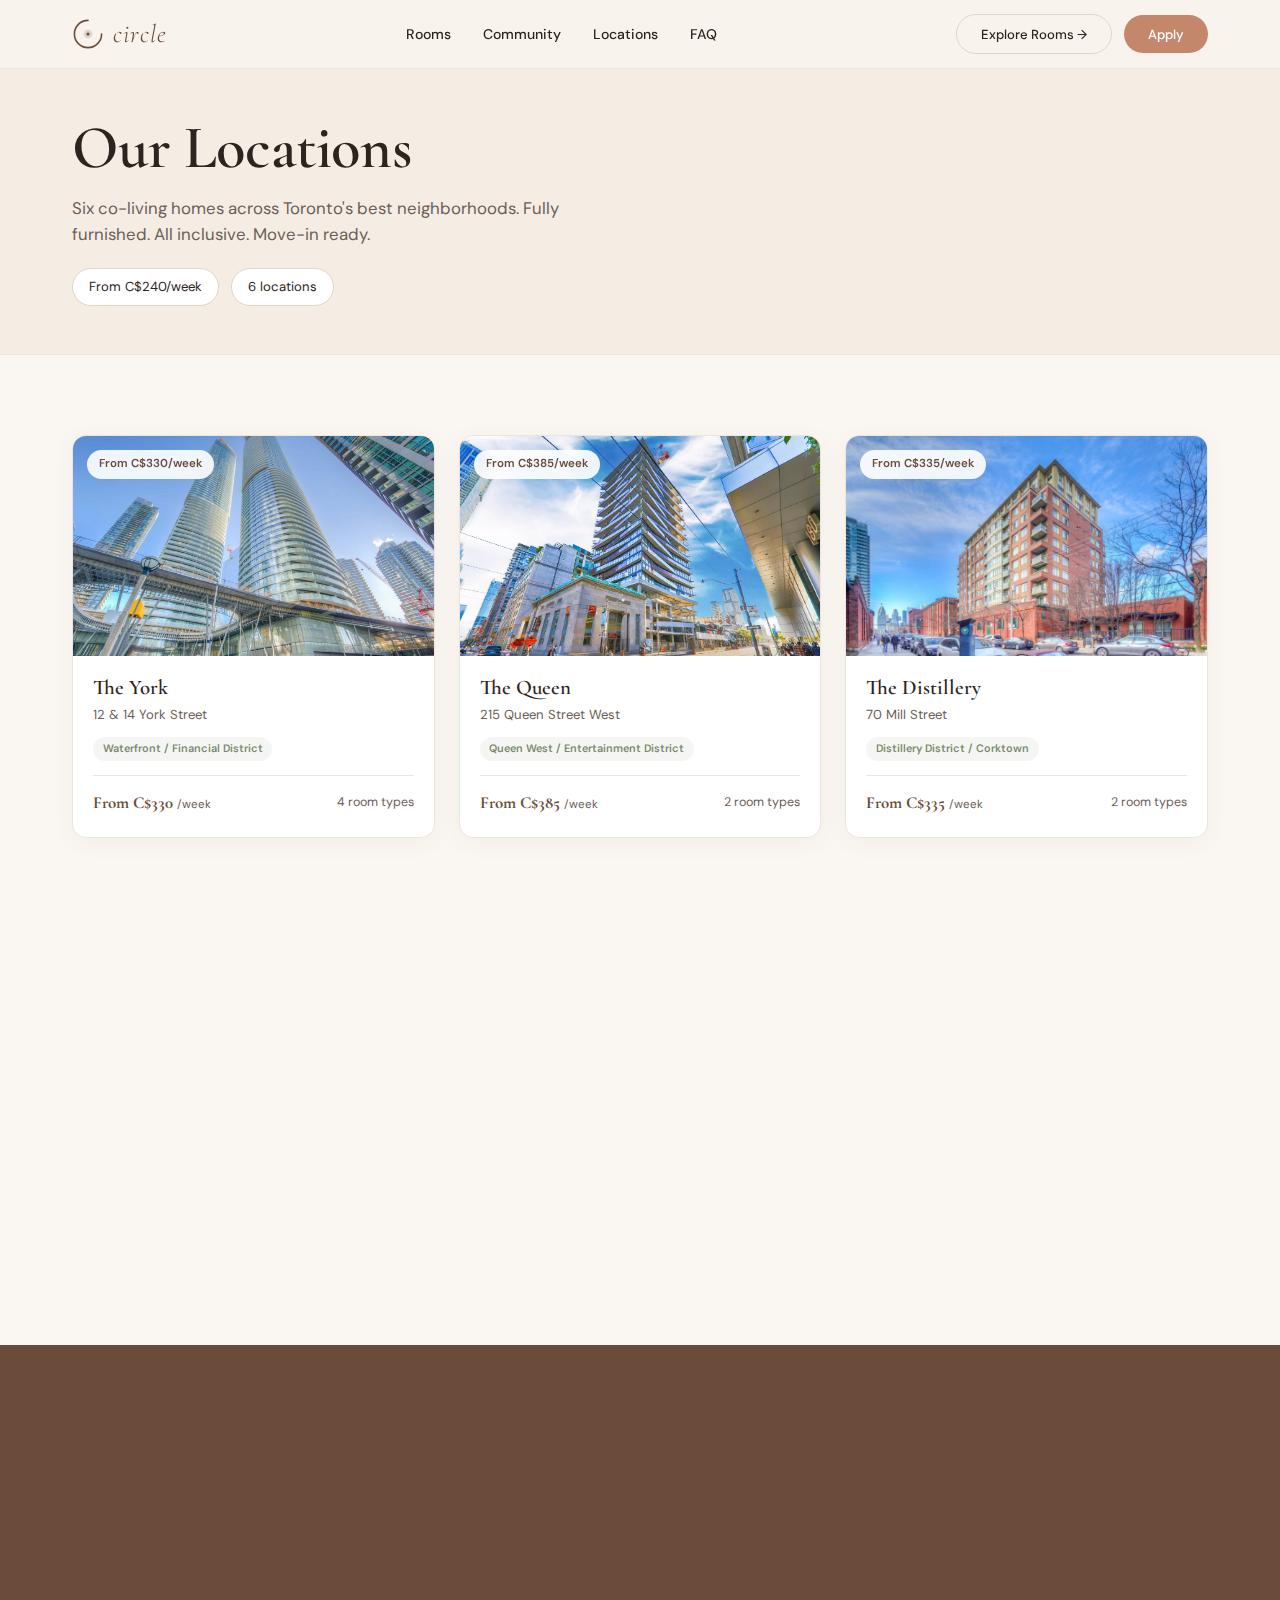
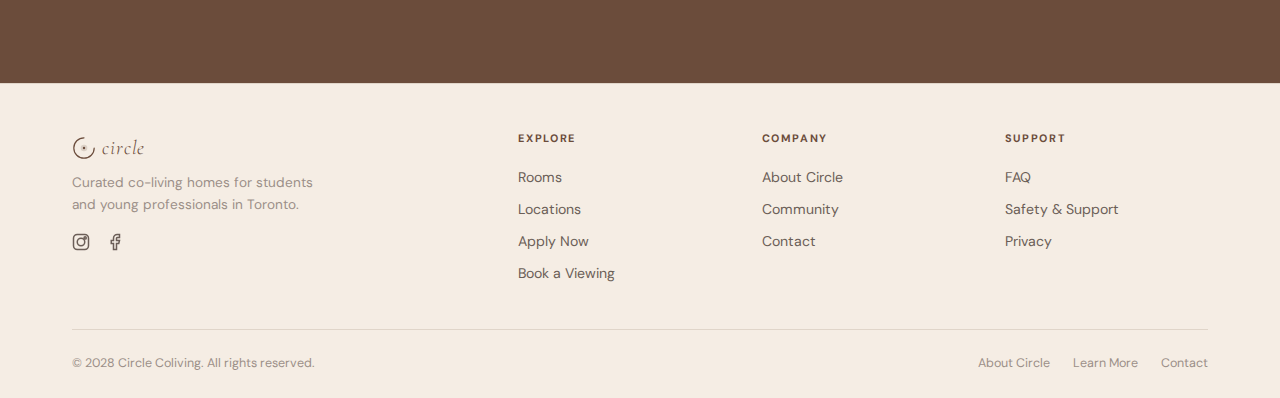
<file: locations.html>
<!DOCTYPE html>
<html lang="en">
<head>
  <meta charset="UTF-8">
  <meta name="viewport" content="width=device-width, initial-scale=1.0">
  <title>Rooms & Locations | Circle — Co-Living in Toronto</title>
  <meta name="description" content="Explore Circle's four co-living locations across Toronto's best neighborhoods. Fully furnished, all-inclusive.">
  <link rel="stylesheet" href="styles.css">
  <link rel="icon" type="image/svg+xml" href="data:image/svg+xml,<svg xmlns='http://www.w3.org/2000/svg' viewBox='0 0 100 100'><text y='.9em' font-size='90'>C</text></svg>">
</head>
<body>

  <!-- Navigation -->
  <nav class="nav">
    <div class="nav__inner">
      <a href="index.html" class="nav__logo"><svg class="nav__logo-icon" viewBox="0 0 40 40" fill="none" xmlns="http://www.w3.org/2000/svg"><path d="M20 3C10.6 3 3 10.6 3 20s7.6 17 17 17 17-7.6 17-17" stroke="currentColor" stroke-width="2" stroke-linecap="round"/><circle cx="20" cy="20" r="5.5" fill="currentColor" opacity="0.18"/><circle cx="20" cy="20" r="2" fill="currentColor"/></svg><span class="nav__logo-text">circle</span></a>
      <div class="nav__links">
        <a href="locations.html" class="nav__link">Rooms</a>
        <a href="index.html#community" class="nav__link">Community</a>
        <a href="locations.html" class="nav__link">Locations</a>
        <a href="index.html#faq" class="nav__link">FAQ</a>
      </div>
      <div class="nav__actions">
        <a href="locations.html" class="nav__cta nav__cta--outline">Explore Rooms &rarr;</a>
        <a href="#" class="nav__cta nav__cta--primary" data-modal="apply">Apply</a>
      </div>
      <button class="nav__hamburger" aria-label="Menu">
        <span></span><span></span><span></span>
      </button>
    </div>
    <div class="nav__mobile-menu">
      <a href="locations.html">Rooms</a>
      <a href="index.html#community">Community</a>
      <a href="locations.html">Locations</a>
      <a href="index.html#faq">FAQ</a>
      <a href="#" data-modal="tour">Book a Viewing</a>
      <a href="#" data-modal="apply">Apply</a>
    </div>
  </nav>

  <!-- Page Header -->
  <div class="page-header">
    <div class="container">
      <h1>Our Locations</h1>
      <p>Six co-living homes across Toronto's best neighborhoods. Fully furnished. All inclusive. Move-in ready.</p>
      <div class="page-header__meta">
        <span class="page-header__filter">From C$240/week</span>
        <span class="page-header__filter">6 locations</span>
      </div>
    </div>
  </div>

  <!-- Locations Grid -->
  <section class="section">
    <div class="container">
      <div class="locations-grid">
        <!-- The York -->
        <a href="property-york.html" class="location-card fade-in">
          <div class="location-card__image">
            <img src="building-york.jpg" alt="The York — Waterfront Toronto">
            <div class="location-card__badge">From C$330/week</div>
          </div>
          <div class="location-card__body">
            <h3 class="location-card__name">The York</h3>
            <p class="location-card__address">12 & 14 York Street</p>
            <span class="location-card__neighborhood">Waterfront / Financial District</span>
            <div class="location-card__footer">
              <span class="location-card__price">From C$330 <span>/week</span></span>
              <span class="location-card__rooms">4 room types</span>
            </div>
          </div>
        </a>
        <!-- The Queen -->
        <a href="property-queen.html" class="location-card fade-in">
          <div class="location-card__image">
            <img src="building-queen.webp" alt="The Queen — Queen West">
            <div class="location-card__badge">From C$385/week</div>
          </div>
          <div class="location-card__body">
            <h3 class="location-card__name">The Queen</h3>
            <p class="location-card__address">215 Queen Street West</p>
            <span class="location-card__neighborhood">Queen West / Entertainment District</span>
            <div class="location-card__footer">
              <span class="location-card__price">From C$385 <span>/week</span></span>
              <span class="location-card__rooms">2 room types</span>
            </div>
          </div>
        </a>
        <!-- The Distillery -->
        <a href="property-distillery.html" class="location-card fade-in">
          <div class="location-card__image">
            <img src="building-distillery.jpg" alt="The Distillery — Mill Street">
            <div class="location-card__badge">From C$335/week</div>
          </div>
          <div class="location-card__body">
            <h3 class="location-card__name">The Distillery</h3>
            <p class="location-card__address">70 Mill Street</p>
            <span class="location-card__neighborhood">Distillery District / Corktown</span>
            <div class="location-card__footer">
              <span class="location-card__price">From C$335 <span>/week</span></span>
              <span class="location-card__rooms">2 room types</span>
            </div>
          </div>
        </a>
        <!-- The Yonge -->
        <a href="property-yonge.html" class="location-card fade-in">
          <div class="location-card__image">
            <img src="building-yonge.jpg" alt="The Yonge — 197 Yonge Street">
            <div class="location-card__badge">From C$305/week</div>
          </div>
          <div class="location-card__body">
            <h3 class="location-card__name">The Yonge</h3>
            <p class="location-card__address">197 Yonge Street</p>
            <span class="location-card__neighborhood">Downtown Core / Eaton Centre</span>
            <div class="location-card__footer">
              <span class="location-card__price">From C$305 <span>/week</span></span>
              <span class="location-card__rooms">3 room types</span>
            </div>
          </div>
        </a>
        <!-- The Maddox -->
        <a href="property-maddox.html" class="location-card fade-in">
          <div class="location-card__image">
            <img src="building-maddox.jpg" alt="The Maddox — 201 Sherbourne Street">
            <div class="location-card__badge">From C$240/week</div>
          </div>
          <div class="location-card__body">
            <h3 class="location-card__name">The Maddox</h3>
            <p class="location-card__address">201 Sherbourne Street</p>
            <span class="location-card__neighborhood">Garden District / Cabbagetown</span>
            <div class="location-card__footer">
              <span class="location-card__price">From C$240 <span>/week</span></span>
              <span class="location-card__rooms">4 room types</span>
            </div>
          </div>
        </a>
        <!-- The Wellesley -->
        <a href="property-wellesley.html" class="location-card fade-in">
          <div class="location-card__image">
            <img src="building-wellesley.jpg" alt="The Wellesley — 100 Wellesley Street East">
            <div class="location-card__badge">From C$250/week</div>
          </div>
          <div class="location-card__body">
            <h3 class="location-card__name">The Wellesley</h3>
            <p class="location-card__address">100 Wellesley Street East</p>
            <span class="location-card__neighborhood">The Village / Church-Wellesley</span>
            <div class="location-card__footer">
              <span class="location-card__price">From C$250 <span>/week</span></span>
              <span class="location-card__rooms">3 room types</span>
            </div>
          </div>
        </a>
      </div>
    </div>
  </section>

  <!-- CTA -->
  <section class="cta-section">
    <div class="container">
      <div class="fade-in">
        <h2>Not sure which location is right for you?</h2>
        <p>Our team can help match you with the ideal room based on your preferences, budget, and lifestyle.</p>
        <div class="btn-group">
          <a href="#" class="btn btn--primary btn--lg" data-modal="apply">Start Your Application</a>
          <a href="#" class="btn btn--outline btn--lg" style="border-color: rgba(245,237,228,0.3); color: var(--cream);" data-modal="tour">Book a Viewing</a>
        </div>
      </div>
    </div>
  </section>

  <!-- Footer -->
  <footer class="footer">
    <div class="container">
      <div class="footer__grid">
        <div>
          <div class="footer__brand"><svg class="footer__brand-icon" viewBox="0 0 40 40" fill="none" xmlns="http://www.w3.org/2000/svg"><path d="M20 3C10.6 3 3 10.6 3 20s7.6 17 17 17 17-7.6 17-17" stroke="currentColor" stroke-width="2" stroke-linecap="round"/><circle cx="20" cy="20" r="5.5" fill="currentColor" opacity="0.18"/><circle cx="20" cy="20" r="2" fill="currentColor"/></svg><span class="footer__brand-text">circle</span></div>
          <p class="footer__tagline">Curated co-living homes for students and young professionals in Toronto.</p>
          <div class="footer__social">
            <a href="#">
              <svg width="18" height="18" viewBox="0 0 24 24" fill="none" stroke="currentColor" stroke-width="2"><rect x="2" y="2" width="20" height="20" rx="5"/><circle cx="12" cy="12" r="5"/><circle cx="17.5" cy="6.5" r="1.5"/></svg>
            </a>
            <a href="#">
              <svg width="18" height="18" viewBox="0 0 24 24" fill="none" stroke="currentColor" stroke-width="2"><path d="M18 2h-3a5 5 0 00-5 5v3H7v4h3v8h4v-8h3l1-4h-4V7a1 1 0 011-1h3z"/></svg>
            </a>
          </div>
        </div>
        <div>
          <h4 class="footer__heading">Explore</h4>
          <div class="footer__links">
            <a href="locations.html">Rooms</a>
            <a href="locations.html">Locations</a>
            <a href="#" data-modal="apply">Apply Now</a>
            <a href="#" data-modal="tour">Book a Viewing</a>
          </div>
        </div>
        <div>
          <h4 class="footer__heading">Company</h4>
          <div class="footer__links">
            <a href="about.html">About Circle</a>
            <a href="index.html#community">Community</a>
            <a href="mailto:hello@circle.co">Contact</a>
          </div>
        </div>
        <div>
          <h4 class="footer__heading">Support</h4>
          <div class="footer__links">
            <a href="index.html#faq">FAQ</a>
            <a href="terms.html">Safety &amp; Support</a>
            <a href="privacy.html">Privacy</a>
          </div>
        </div>
      </div>
      <div class="footer__bottom">
        <span>&copy; 2028 Circle Coliving. All rights reserved.</span>
        <div class="footer__legal">
          <a href="about.html">About Circle</a>
          <a href="terms.html">Learn More</a>
          <a href="mailto:hello@circle.co">Contact</a>
        </div>
      </div>
    </div>
  </footer>

  <!-- Tour Modal -->
  <div class="modal-overlay" id="tourModal">
    <div class="modal" style="position: relative;">
      <button class="modal__close" data-close-modal>&times;</button>
      <div class="modal__header">
        <h3 class="modal__title">Book a Viewing</h3>
        <p class="modal__subtitle">Visit one of our homes in person. We'll arrange a private walkthrough at your convenience.</p>
      </div>
      <div class="modal__body">
        <form onsubmit="handleTourForm(event)">
          <input type="hidden" name="_captcha" value="false">
          <div class="form-group">
            <label>Full Name</label>
            <input type="text" name="name" required placeholder="Your full name">
          </div>
          <div class="form-row">
            <div class="form-group">
              <label>Email</label>
              <input type="email" name="email" required placeholder="you@email.com">
            </div>
            <div class="form-group">
              <label>Phone</label>
              <input type="tel" name="phone" placeholder="+1 (___) ___-____">
            </div>
          </div>
          <div class="form-row">
            <div class="form-group">
              <label>Preferred Location</label>
              <select name="property">
                <option value="">Select a location</option>
                <option value="The York — Waterfront">The York — Waterfront</option>
                <option value="The Queen — Queen West">The Queen — Queen West</option>
                <option value="The Distillery — Mill St">The Distillery — Mill St</option>
                <option value="The Yonge — 197 Yonge">The Yonge — 197 Yonge</option>
                <option value="The Maddox — Sherbourne">The Maddox — Sherbourne</option>
                <option value="The Wellesley — Wellesley St">The Wellesley — Wellesley St</option>
              </select>
            </div>
            <div class="form-group">
              <label>Preferred Date</label>
              <input type="date" name="date">
            </div>
          </div>
          <div class="form-group">
            <label>Additional Notes</label>
            <textarea name="message" rows="3" placeholder="Anything we should know before your visit?"></textarea>
          </div>
          <button type="submit" class="btn btn--primary btn--full btn--lg">Request Viewing</button>
        </form>
      </div>
    </div>
  </div>

  <!-- Apply Modal -->
  <div class="modal-overlay" id="applyModal">
    <div class="modal" style="position: relative;">
      <button class="modal__close" data-close-modal>&times;</button>
      <div class="modal__header">
        <h3 class="modal__title">Apply for a Room</h3>
        <p class="modal__subtitle">Begin your application. Our team will follow up within 48 hours.</p>
      </div>
      <div class="modal__body">
        <form onsubmit="handleApplyForm(event)">
          <input type="hidden" name="_captcha" value="false">
          <div class="form-row">
            <div class="form-group">
              <label>First Name</label>
              <input type="text" name="firstName" required placeholder="First name">
            </div>
            <div class="form-group">
              <label>Last Name</label>
              <input type="text" name="lastName" required placeholder="Last name">
            </div>
          </div>
          <div class="form-row">
            <div class="form-group">
              <label>Email</label>
              <input type="email" name="email" required placeholder="you@email.com">
            </div>
            <div class="form-group">
              <label>Phone</label>
              <input type="tel" name="phone" placeholder="+1 (___) ___-____">
            </div>
          </div>
          <div class="form-row">
            <div class="form-group">
              <label>Preferred Location</label>
              <select name="property">
                <option value="">Select a location</option>
                <option value="The York — Waterfront">The York — Waterfront</option>
                <option value="The Queen — Queen West">The Queen — Queen West</option>
                <option value="The Distillery — Mill St">The Distillery — Mill St</option>
                <option value="The Yonge — 197 Yonge">The Yonge — 197 Yonge</option>
                <option value="The Maddox — Sherbourne">The Maddox — Sherbourne</option>
                <option value="The Wellesley — Wellesley St">The Wellesley — Wellesley St</option>
              </select>
            </div>
            <div class="form-group">
              <label>Room Type</label>
              <select name="roomType">
                <option value="">Select type</option>
                <option value="Private Basic">Private Basic</option>
                <option value="Deluxe Suite">Deluxe Suite</option>
                <option value="Flex Premium">Flex Premium</option>
                <option value="Master Suite">Master Suite</option>
              </select>
            </div>
          </div>
          <div class="form-row">
            <div class="form-group">
              <label>Move-in Date</label>
              <input type="date" name="moveIn">
            </div>
            <div class="form-group">
              <label>Anticipated Duration</label>
              <select name="duration">
                <option value="">Select duration</option>
                <option value="1-3 months">1 – 3 months</option>
                <option value="3-6 months">3 – 6 months</option>
                <option value="6-12 months">6 – 12 months</option>
                <option value="12+ months">12+ months</option>
              </select>
            </div>
          </div>
          <div class="form-group">
            <label>Tell Us About Yourself</label>
            <textarea name="message" rows="3" placeholder="A brief introduction — your school, program, why Toronto, etc."></textarea>
          </div>
          <button type="submit" class="btn btn--primary btn--full btn--lg">Submit Application</button>
        </form>
      </div>
    </div>
  </div>

  <script src="script.js"></script>
</body>
</html>
</file>
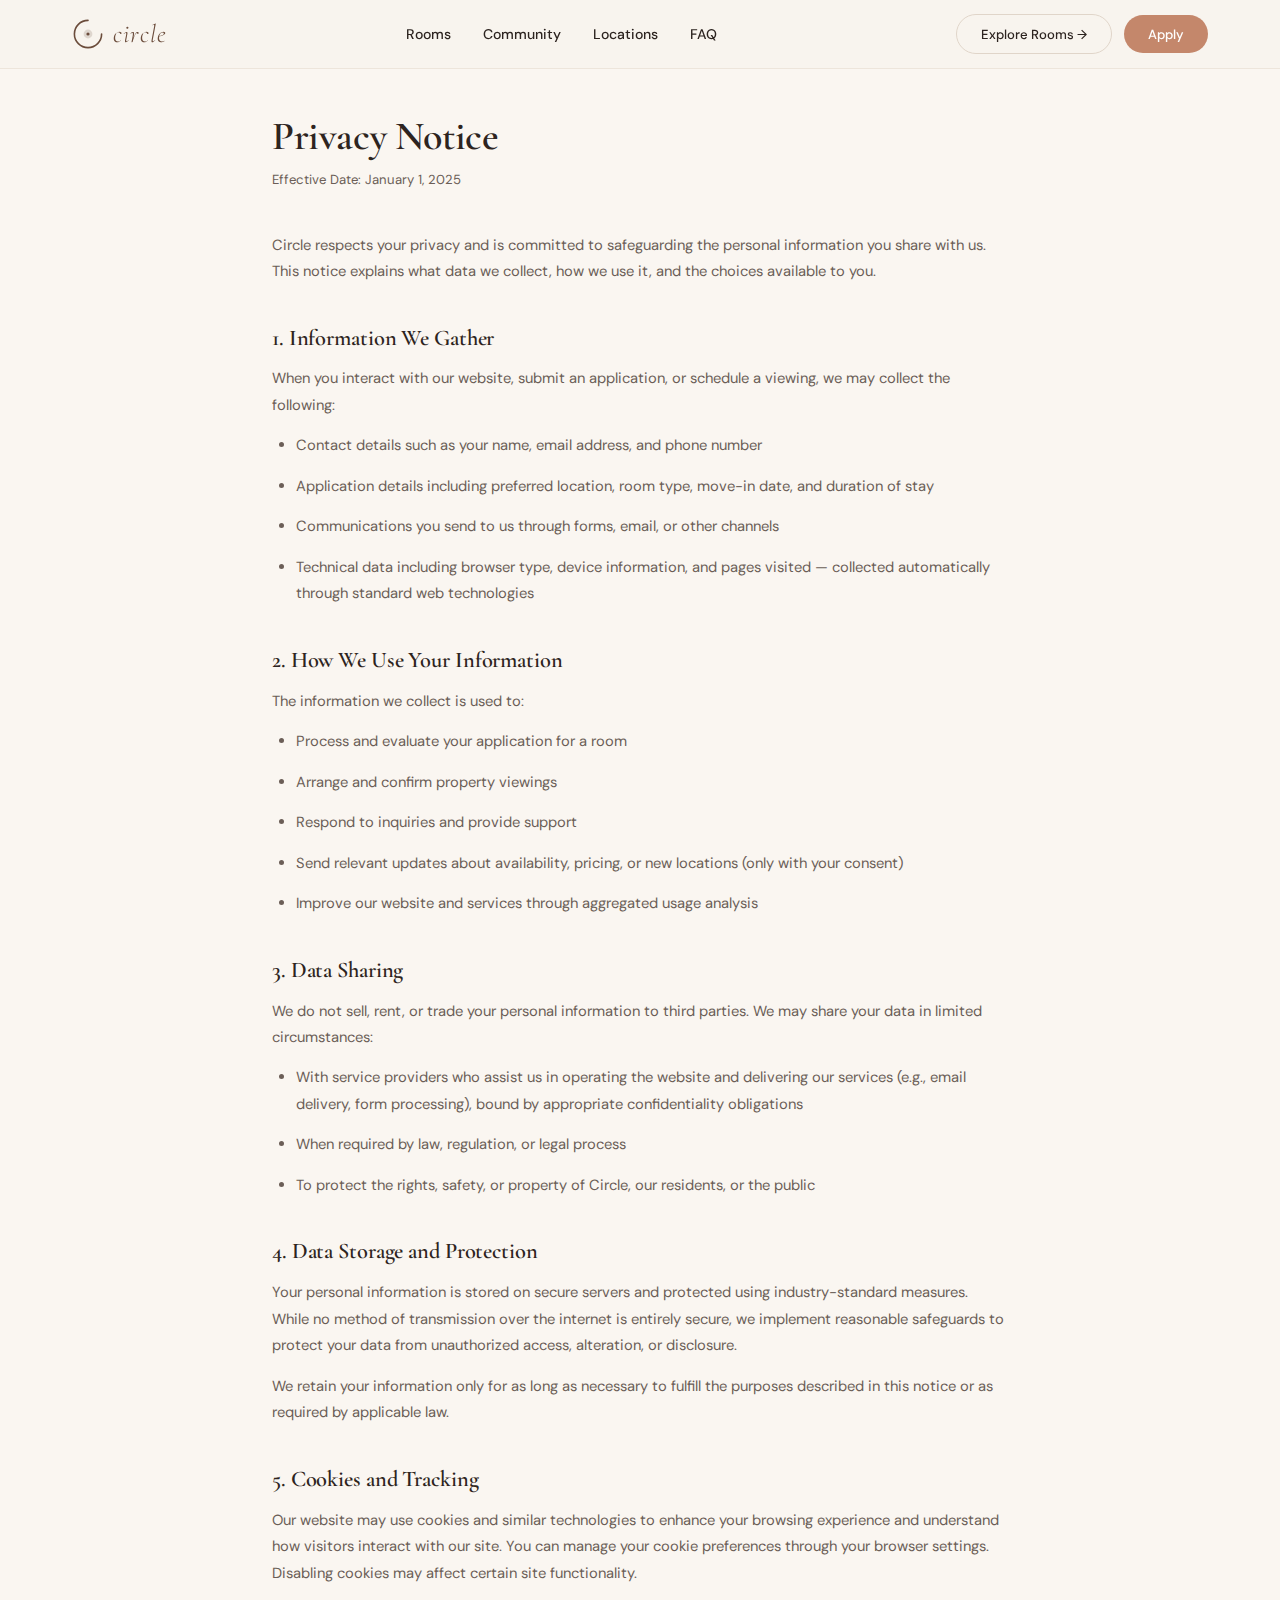
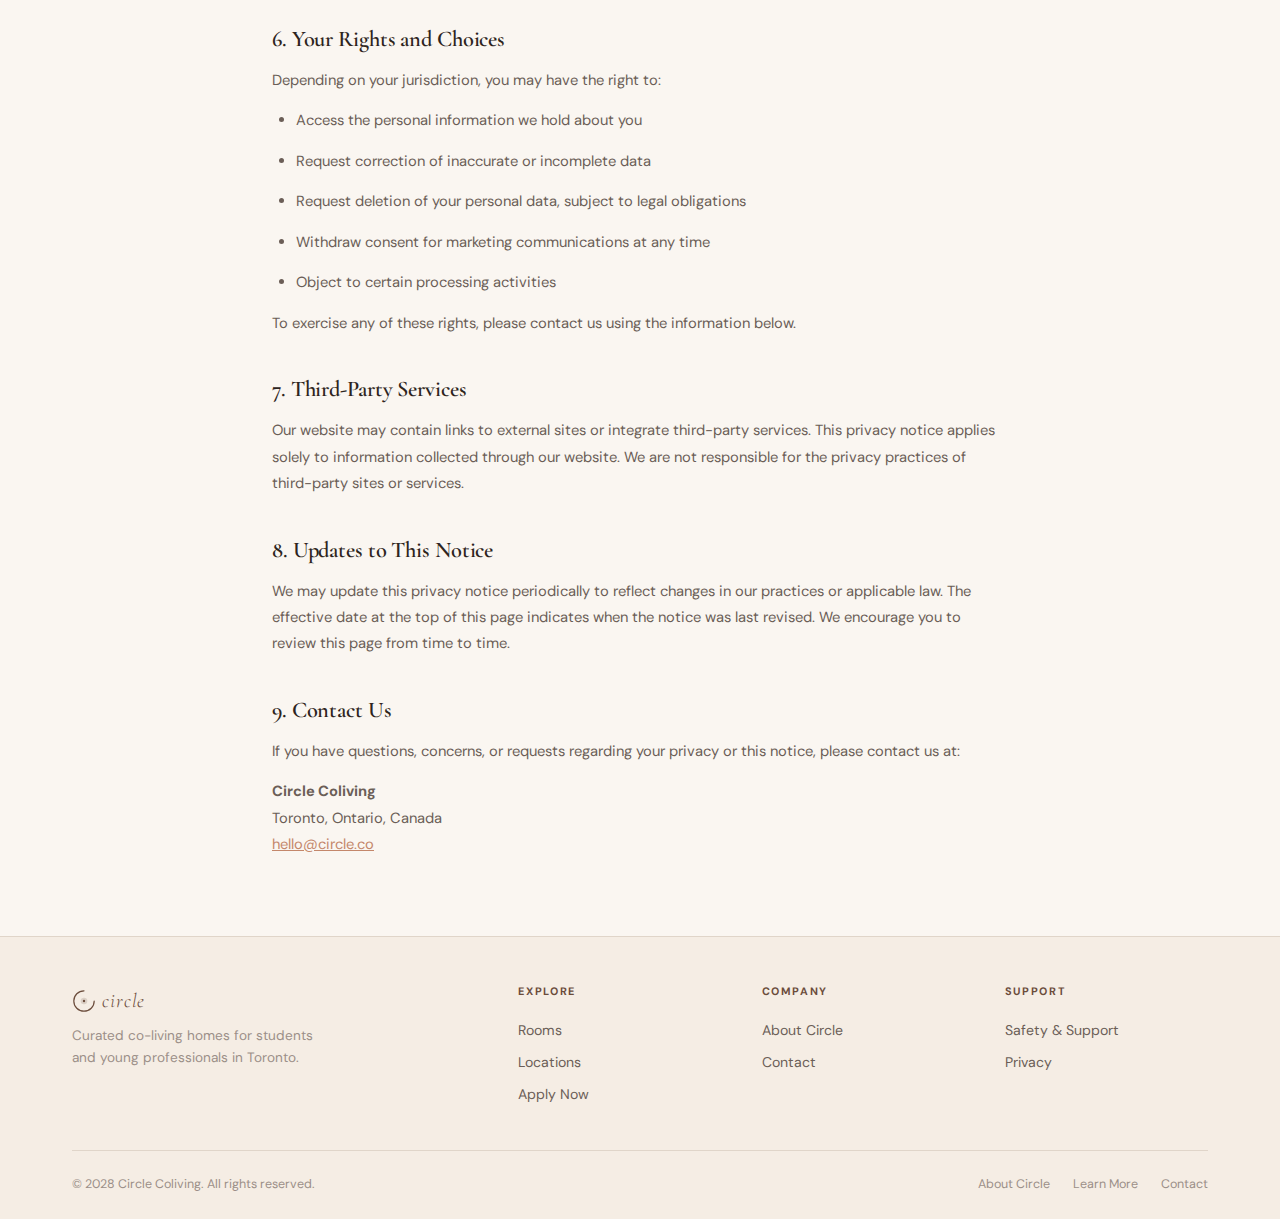
<file: privacy.html>
<!DOCTYPE html>
<html lang="en">
<head>
  <meta charset="UTF-8">
  <meta name="viewport" content="width=device-width, initial-scale=1.0">
  <title>Privacy Notice | Circle</title>
  <meta name="description" content="Privacy Notice outlining how Circle collects, uses, and safeguards your personal information.">
  <link rel="stylesheet" href="styles.css">
  <link rel="icon" type="image/svg+xml" href="data:image/svg+xml,<svg xmlns='http://www.w3.org/2000/svg' viewBox='0 0 100 100'><text y='.9em' font-size='90'>C</text></svg>">
</head>
<body>

  <!-- Navigation -->
  <nav class="nav">
    <div class="nav__inner">
      <a href="index.html" class="nav__logo"><svg class="nav__logo-icon" viewBox="0 0 40 40" fill="none" xmlns="http://www.w3.org/2000/svg"><path d="M20 3C10.6 3 3 10.6 3 20s7.6 17 17 17 17-7.6 17-17" stroke="currentColor" stroke-width="2" stroke-linecap="round"/><circle cx="20" cy="20" r="5.5" fill="currentColor" opacity="0.18"/><circle cx="20" cy="20" r="2" fill="currentColor"/></svg><span class="nav__logo-text">circle</span></a>
      <div class="nav__links">
        <a href="locations.html" class="nav__link">Rooms</a>
        <a href="index.html#community" class="nav__link">Community</a>
        <a href="locations.html" class="nav__link">Locations</a>
        <a href="index.html#faq" class="nav__link">FAQ</a>
      </div>
      <div class="nav__actions">
        <a href="locations.html" class="nav__cta nav__cta--outline">Explore Rooms &rarr;</a>
        <a href="#" class="nav__cta nav__cta--primary" data-modal="apply">Apply</a>
      </div>
      <button class="nav__hamburger" aria-label="Menu">
        <span></span><span></span><span></span>
      </button>
    </div>
    <div class="nav__mobile-menu">
      <a href="locations.html">Rooms</a>
      <a href="index.html#community">Community</a>
      <a href="locations.html">Locations</a>
      <a href="index.html#faq">FAQ</a>
      <a href="#" data-modal="apply">Apply</a>
    </div>
  </nav>

  <div class="legal-page">
    <div class="container" style="max-width: 800px;">
      <h1>Privacy Notice</h1>
      <p class="last-updated">Effective Date: January 1, 2025</p>

      <p>Circle respects your privacy and is committed to safeguarding the personal information you share with us. This notice explains what data we collect, how we use it, and the choices available to you.</p>

      <h2>1. Information We Gather</h2>
      <p>When you interact with our website, submit an application, or schedule a viewing, we may collect the following:</p>
      <ul>
        <li>Contact details such as your name, email address, and phone number</li>
        <li>Application details including preferred location, room type, move-in date, and duration of stay</li>
        <li>Communications you send to us through forms, email, or other channels</li>
        <li>Technical data including browser type, device information, and pages visited — collected automatically through standard web technologies</li>
      </ul>

      <h2>2. How We Use Your Information</h2>
      <p>The information we collect is used to:</p>
      <ul>
        <li>Process and evaluate your application for a room</li>
        <li>Arrange and confirm property viewings</li>
        <li>Respond to inquiries and provide support</li>
        <li>Send relevant updates about availability, pricing, or new locations (only with your consent)</li>
        <li>Improve our website and services through aggregated usage analysis</li>
      </ul>

      <h2>3. Data Sharing</h2>
      <p>We do not sell, rent, or trade your personal information to third parties. We may share your data in limited circumstances:</p>
      <ul>
        <li>With service providers who assist us in operating the website and delivering our services (e.g., email delivery, form processing), bound by appropriate confidentiality obligations</li>
        <li>When required by law, regulation, or legal process</li>
        <li>To protect the rights, safety, or property of Circle, our residents, or the public</li>
      </ul>

      <h2>4. Data Storage and Protection</h2>
      <p>Your personal information is stored on secure servers and protected using industry-standard measures. While no method of transmission over the internet is entirely secure, we implement reasonable safeguards to protect your data from unauthorized access, alteration, or disclosure.</p>
      <p>We retain your information only for as long as necessary to fulfill the purposes described in this notice or as required by applicable law.</p>

      <h2>5. Cookies and Tracking</h2>
      <p>Our website may use cookies and similar technologies to enhance your browsing experience and understand how visitors interact with our site. You can manage your cookie preferences through your browser settings. Disabling cookies may affect certain site functionality.</p>

      <h2>6. Your Rights and Choices</h2>
      <p>Depending on your jurisdiction, you may have the right to:</p>
      <ul>
        <li>Access the personal information we hold about you</li>
        <li>Request correction of inaccurate or incomplete data</li>
        <li>Request deletion of your personal data, subject to legal obligations</li>
        <li>Withdraw consent for marketing communications at any time</li>
        <li>Object to certain processing activities</li>
      </ul>
      <p>To exercise any of these rights, please contact us using the information below.</p>

      <h2>7. Third-Party Services</h2>
      <p>Our website may contain links to external sites or integrate third-party services. This privacy notice applies solely to information collected through our website. We are not responsible for the privacy practices of third-party sites or services.</p>

      <h2>8. Updates to This Notice</h2>
      <p>We may update this privacy notice periodically to reflect changes in our practices or applicable law. The effective date at the top of this page indicates when the notice was last revised. We encourage you to review this page from time to time.</p>

      <h2>9. Contact Us</h2>
      <p>If you have questions, concerns, or requests regarding your privacy or this notice, please contact us at:</p>
      <p><strong>Circle Coliving</strong><br>
      Toronto, Ontario, Canada<br>
      <a href="mailto:hello@circle.co" style="color: var(--accent); text-decoration: underline;">hello@circle.co</a></p>
    </div>
  </div>

  <!-- Footer -->
  <footer class="footer">
    <div class="container">
      <div class="footer__grid">
        <div>
          <div class="footer__brand"><svg class="footer__brand-icon" viewBox="0 0 40 40" fill="none" xmlns="http://www.w3.org/2000/svg"><path d="M20 3C10.6 3 3 10.6 3 20s7.6 17 17 17 17-7.6 17-17" stroke="currentColor" stroke-width="2" stroke-linecap="round"/><circle cx="20" cy="20" r="5.5" fill="currentColor" opacity="0.18"/><circle cx="20" cy="20" r="2" fill="currentColor"/></svg><span class="footer__brand-text">circle</span></div>
          <p class="footer__tagline">Curated co-living homes for students and young professionals in Toronto.</p>
        </div>
        <div>
          <h4 class="footer__heading">Explore</h4>
          <div class="footer__links">
            <a href="locations.html">Rooms</a>
            <a href="locations.html">Locations</a>
            <a href="#" data-modal="apply">Apply Now</a>
          </div>
        </div>
        <div>
          <h4 class="footer__heading">Company</h4>
          <div class="footer__links">
            <a href="about.html">About Circle</a>
            <a href="mailto:hello@circle.co">Contact</a>
          </div>
        </div>
        <div>
          <h4 class="footer__heading">Support</h4>
          <div class="footer__links">
            <a href="terms.html">Safety &amp; Support</a>
            <a href="privacy.html">Privacy</a>
          </div>
        </div>
      </div>
      <div class="footer__bottom">
        <span>&copy; 2028 Circle Coliving. All rights reserved.</span>
        <div class="footer__legal">
          <a href="about.html">About Circle</a>
          <a href="terms.html">Learn More</a>
          <a href="mailto:hello@circle.co">Contact</a>
        </div>
      </div>
    </div>
  </footer>

  <script src="script.js"></script>
</body>
</html>
</file>
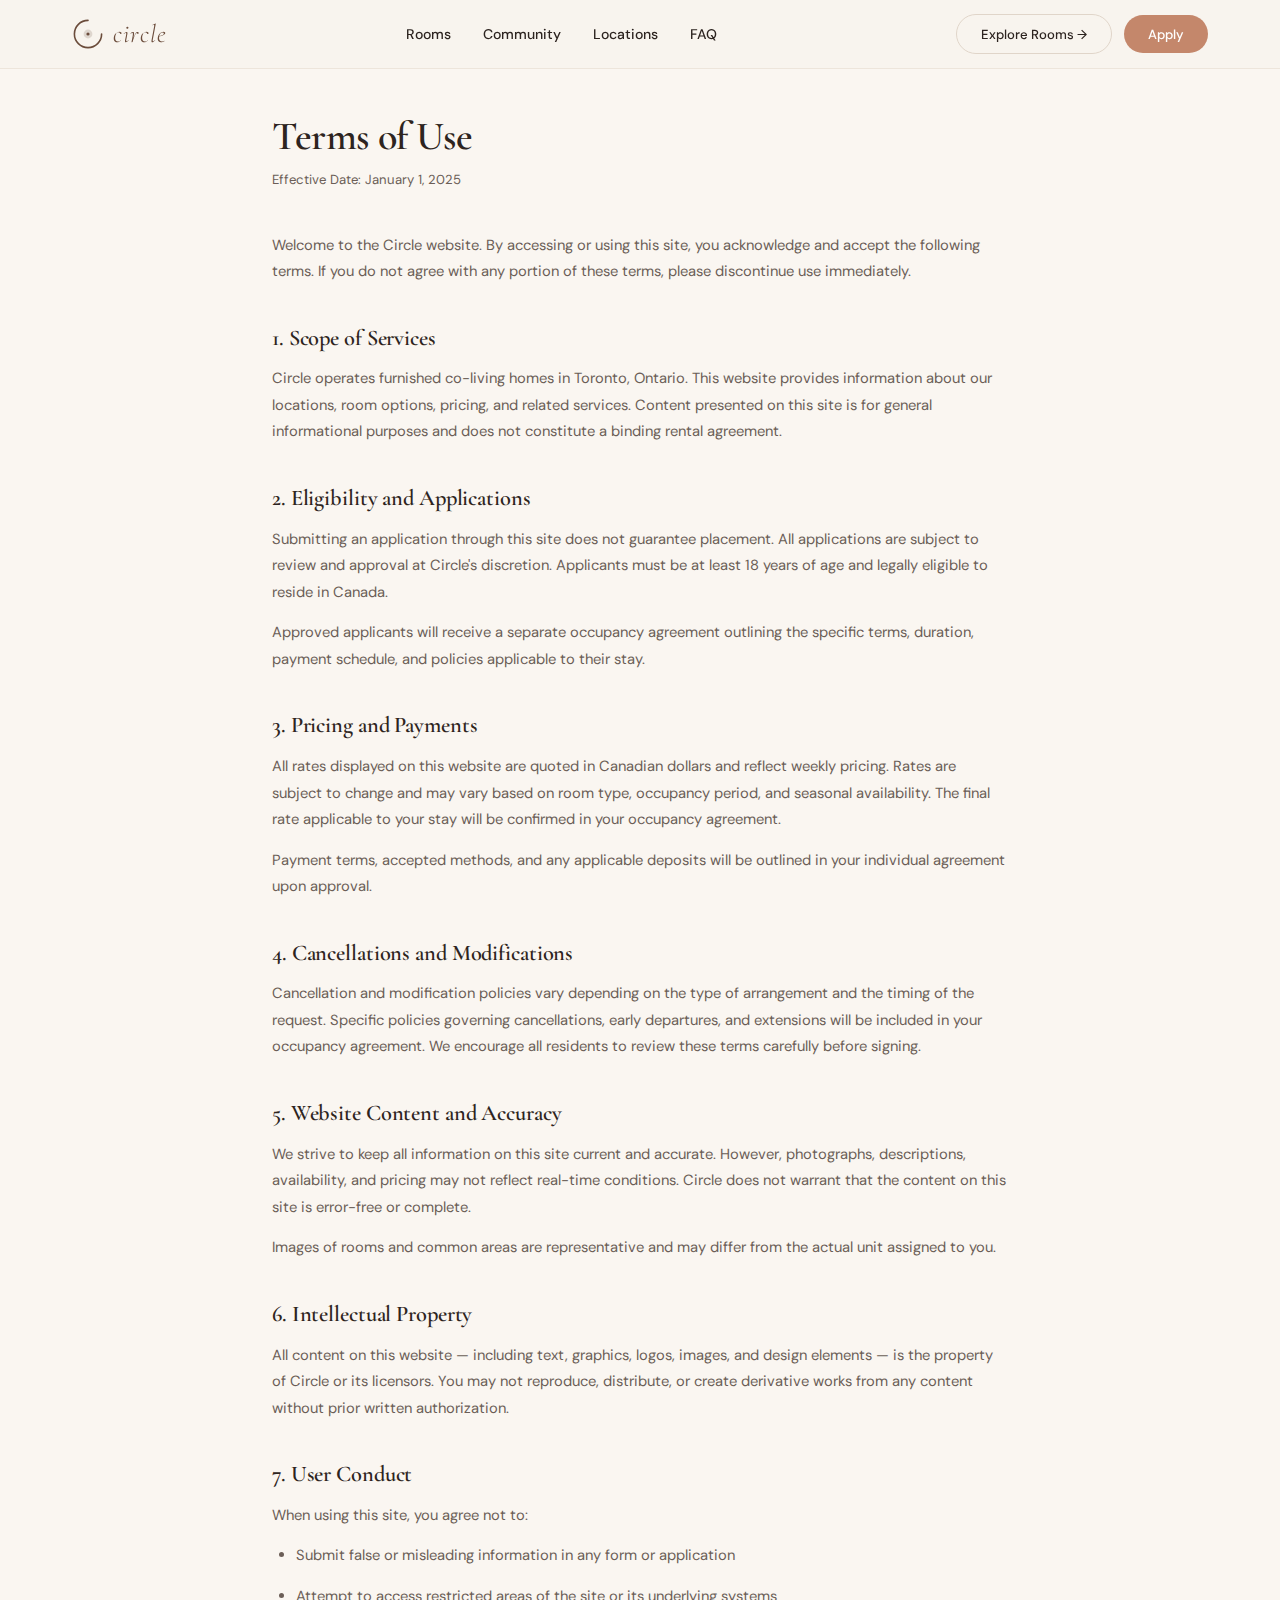
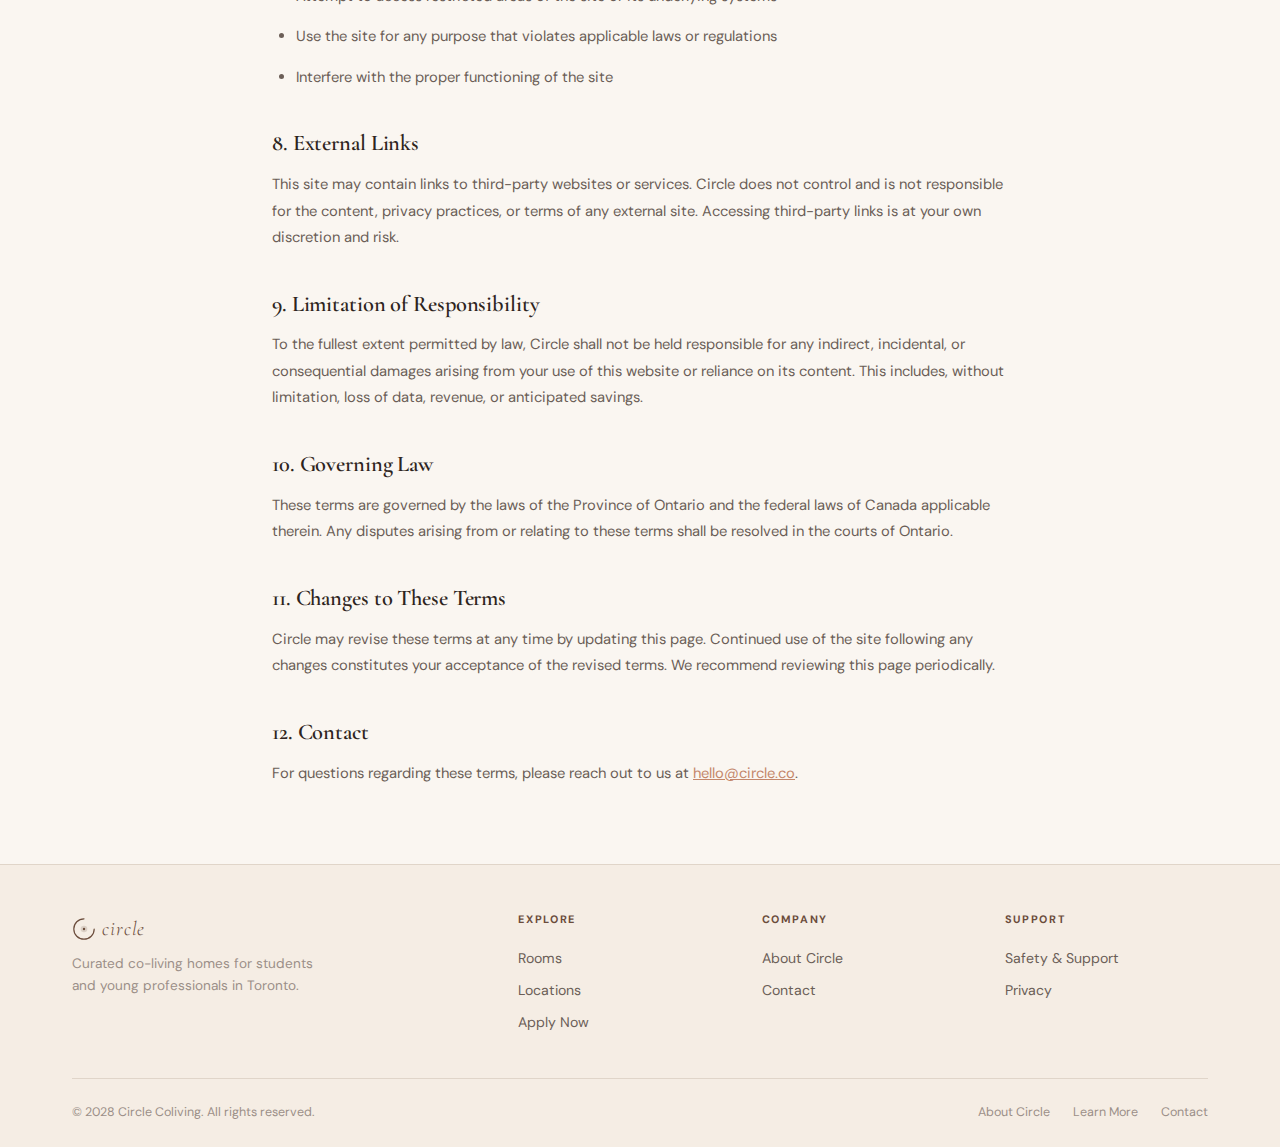
<file: terms.html>
<!DOCTYPE html>
<html lang="en">
<head>
  <meta charset="UTF-8">
  <meta name="viewport" content="width=device-width, initial-scale=1.0">
  <title>Terms of Use | Circle</title>
  <meta name="description" content="Terms of Use governing the Circle website and co-living services in Toronto.">
  <link rel="stylesheet" href="styles.css">
  <link rel="icon" type="image/svg+xml" href="data:image/svg+xml,<svg xmlns='http://www.w3.org/2000/svg' viewBox='0 0 100 100'><text y='.9em' font-size='90'>C</text></svg>">
</head>
<body>

  <!-- Navigation -->
  <nav class="nav">
    <div class="nav__inner">
      <a href="index.html" class="nav__logo"><svg class="nav__logo-icon" viewBox="0 0 40 40" fill="none" xmlns="http://www.w3.org/2000/svg"><path d="M20 3C10.6 3 3 10.6 3 20s7.6 17 17 17 17-7.6 17-17" stroke="currentColor" stroke-width="2" stroke-linecap="round"/><circle cx="20" cy="20" r="5.5" fill="currentColor" opacity="0.18"/><circle cx="20" cy="20" r="2" fill="currentColor"/></svg><span class="nav__logo-text">circle</span></a>
      <div class="nav__links">
        <a href="locations.html" class="nav__link">Rooms</a>
        <a href="index.html#community" class="nav__link">Community</a>
        <a href="locations.html" class="nav__link">Locations</a>
        <a href="index.html#faq" class="nav__link">FAQ</a>
      </div>
      <div class="nav__actions">
        <a href="locations.html" class="nav__cta nav__cta--outline">Explore Rooms &rarr;</a>
        <a href="#" class="nav__cta nav__cta--primary" data-modal="apply">Apply</a>
      </div>
      <button class="nav__hamburger" aria-label="Menu">
        <span></span><span></span><span></span>
      </button>
    </div>
    <div class="nav__mobile-menu">
      <a href="locations.html">Rooms</a>
      <a href="index.html#community">Community</a>
      <a href="locations.html">Locations</a>
      <a href="index.html#faq">FAQ</a>
      <a href="#" data-modal="apply">Apply</a>
    </div>
  </nav>

  <div class="legal-page">
    <div class="container" style="max-width: 800px;">
      <h1>Terms of Use</h1>
      <p class="last-updated">Effective Date: January 1, 2025</p>

      <p>Welcome to the Circle website. By accessing or using this site, you acknowledge and accept the following terms. If you do not agree with any portion of these terms, please discontinue use immediately.</p>

      <h2>1. Scope of Services</h2>
      <p>Circle operates furnished co-living homes in Toronto, Ontario. This website provides information about our locations, room options, pricing, and related services. Content presented on this site is for general informational purposes and does not constitute a binding rental agreement.</p>

      <h2>2. Eligibility and Applications</h2>
      <p>Submitting an application through this site does not guarantee placement. All applications are subject to review and approval at Circle's discretion. Applicants must be at least 18 years of age and legally eligible to reside in Canada.</p>
      <p>Approved applicants will receive a separate occupancy agreement outlining the specific terms, duration, payment schedule, and policies applicable to their stay.</p>

      <h2>3. Pricing and Payments</h2>
      <p>All rates displayed on this website are quoted in Canadian dollars and reflect weekly pricing. Rates are subject to change and may vary based on room type, occupancy period, and seasonal availability. The final rate applicable to your stay will be confirmed in your occupancy agreement.</p>
      <p>Payment terms, accepted methods, and any applicable deposits will be outlined in your individual agreement upon approval.</p>

      <h2>4. Cancellations and Modifications</h2>
      <p>Cancellation and modification policies vary depending on the type of arrangement and the timing of the request. Specific policies governing cancellations, early departures, and extensions will be included in your occupancy agreement. We encourage all residents to review these terms carefully before signing.</p>

      <h2>5. Website Content and Accuracy</h2>
      <p>We strive to keep all information on this site current and accurate. However, photographs, descriptions, availability, and pricing may not reflect real-time conditions. Circle does not warrant that the content on this site is error-free or complete.</p>
      <p>Images of rooms and common areas are representative and may differ from the actual unit assigned to you.</p>

      <h2>6. Intellectual Property</h2>
      <p>All content on this website — including text, graphics, logos, images, and design elements — is the property of Circle or its licensors. You may not reproduce, distribute, or create derivative works from any content without prior written authorization.</p>

      <h2>7. User Conduct</h2>
      <p>When using this site, you agree not to:</p>
      <ul>
        <li>Submit false or misleading information in any form or application</li>
        <li>Attempt to access restricted areas of the site or its underlying systems</li>
        <li>Use the site for any purpose that violates applicable laws or regulations</li>
        <li>Interfere with the proper functioning of the site</li>
      </ul>

      <h2>8. External Links</h2>
      <p>This site may contain links to third-party websites or services. Circle does not control and is not responsible for the content, privacy practices, or terms of any external site. Accessing third-party links is at your own discretion and risk.</p>

      <h2>9. Limitation of Responsibility</h2>
      <p>To the fullest extent permitted by law, Circle shall not be held responsible for any indirect, incidental, or consequential damages arising from your use of this website or reliance on its content. This includes, without limitation, loss of data, revenue, or anticipated savings.</p>

      <h2>10. Governing Law</h2>
      <p>These terms are governed by the laws of the Province of Ontario and the federal laws of Canada applicable therein. Any disputes arising from or relating to these terms shall be resolved in the courts of Ontario.</p>

      <h2>11. Changes to These Terms</h2>
      <p>Circle may revise these terms at any time by updating this page. Continued use of the site following any changes constitutes your acceptance of the revised terms. We recommend reviewing this page periodically.</p>

      <h2>12. Contact</h2>
      <p>For questions regarding these terms, please reach out to us at <a href="mailto:hello@circle.co" style="color: var(--accent); text-decoration: underline;">hello@circle.co</a>.</p>
    </div>
  </div>

  <!-- Footer -->
  <footer class="footer">
    <div class="container">
      <div class="footer__grid">
        <div>
          <div class="footer__brand"><svg class="footer__brand-icon" viewBox="0 0 40 40" fill="none" xmlns="http://www.w3.org/2000/svg"><path d="M20 3C10.6 3 3 10.6 3 20s7.6 17 17 17 17-7.6 17-17" stroke="currentColor" stroke-width="2" stroke-linecap="round"/><circle cx="20" cy="20" r="5.5" fill="currentColor" opacity="0.18"/><circle cx="20" cy="20" r="2" fill="currentColor"/></svg><span class="footer__brand-text">circle</span></div>
          <p class="footer__tagline">Curated co-living homes for students and young professionals in Toronto.</p>
        </div>
        <div>
          <h4 class="footer__heading">Explore</h4>
          <div class="footer__links">
            <a href="locations.html">Rooms</a>
            <a href="locations.html">Locations</a>
            <a href="#" data-modal="apply">Apply Now</a>
          </div>
        </div>
        <div>
          <h4 class="footer__heading">Company</h4>
          <div class="footer__links">
            <a href="about.html">About Circle</a>
            <a href="mailto:hello@circle.co">Contact</a>
          </div>
        </div>
        <div>
          <h4 class="footer__heading">Support</h4>
          <div class="footer__links">
            <a href="terms.html">Safety &amp; Support</a>
            <a href="privacy.html">Privacy</a>
          </div>
        </div>
      </div>
      <div class="footer__bottom">
        <span>&copy; 2028 Circle Coliving. All rights reserved.</span>
        <div class="footer__legal">
          <a href="about.html">About Circle</a>
          <a href="terms.html">Learn More</a>
          <a href="mailto:hello@circle.co">Contact</a>
        </div>
      </div>
    </div>
  </footer>

  <script src="script.js"></script>
</body>
</html>
</file>
<file: styles.css>
/* ========================================
   LIEVE — Co-Living in Toronto
   Warm, soft, lifestyle-focused theme
======================================== */

@import url('https://fonts.googleapis.com/css2?family=Cormorant+Garamond:ital,wght@0,400;0,500;0,600;0,700;1,400;1,500;1,600&family=DM+Sans:ital,wght@0,300;0,400;0,500;0,600;0,700;1,400&display=swap');

/* ---- Reset & Base ---- */
*, *::before, *::after { box-sizing: border-box; margin: 0; padding: 0; }

:root {
  --primary: #6B4C3B;
  --primary-light: #8B6B56;
  --primary-dark: #4A3428;
  --accent: #C4876B;
  --accent-light: #D9A48D;
  --accent-dark: #A66B50;
  --warm: #B8875B;
  --cream: #F5EDE4;
  --cream-dark: #EDE3D7;
  --cream-light: #FAF6F1;
  --linen: #F8F3ED;
  --sand: #E8DDD1;
  --white: #FFFFFF;
  --sage: #7A8B6F;
  --sage-light: #94A688;
  --text: #2D2420;
  --text-light: #6B5E57;
  --text-lighter: #9B8F88;
  --text-on-dark: #F5EDE4;
  --border: #E0D5C9;
  --border-light: #EDE5DB;
  --shadow-sm: 0 2px 8px rgba(107,76,59,0.06);
  --shadow-md: 0 4px 20px rgba(107,76,59,0.08);
  --shadow-lg: 0 8px 40px rgba(107,76,59,0.1);
  --shadow-xl: 0 16px 60px rgba(107,76,59,0.14);
  --shadow-soft: 0 4px 24px rgba(107,76,59,0.05);
  --radius-sm: 8px;
  --radius-md: 14px;
  --radius-lg: 22px;
  --radius-xl: 32px;
  --radius-pill: 100px;
  --transition: 0.3s cubic-bezier(0.4, 0, 0.2, 1);
  --font-heading: 'Cormorant Garamond', Georgia, serif;
  --font-body: 'DM Sans', -apple-system, BlinkMacSystemFont, sans-serif;
  --font-script: 'Cormorant Garamond', Georgia, serif;
}

html { scroll-behavior: smooth; }

body {
  font-family: var(--font-body);
  font-size: 16px;
  line-height: 1.6;
  color: var(--text);
  background: var(--cream-light);
  -webkit-font-smoothing: antialiased;
  -moz-osx-font-smoothing: grayscale;
}

a { color: inherit; text-decoration: none; }
img { max-width: 100%; height: auto; display: block; }
ul { list-style: none; }
button { cursor: pointer; border: none; background: none; font-family: inherit; }
input, textarea, select { font-family: inherit; font-size: inherit; }

/* ---- Typography ---- */
h1, h2, h3, h4, h5 { font-family: var(--font-heading); font-weight: 600; line-height: 1.2; color: var(--text); }
h1 { font-size: clamp(2.5rem, 5vw, 3.8rem); letter-spacing: -0.01em; }
h2 { font-size: clamp(1.8rem, 3.5vw, 2.8rem); letter-spacing: -0.005em; }
h3 { font-size: clamp(1.4rem, 2.5vw, 1.8rem); }
h4 { font-size: 1.2rem; }
h5 { font-size: 1.05rem; }

.section-label {
  font-family: var(--font-body);
  font-size: 0.7rem;
  font-weight: 600;
  letter-spacing: 0.18em;
  text-transform: uppercase;
  color: var(--accent);
  margin-bottom: 0.75rem;
}

.section-divider {
  display: flex;
  align-items: center;
  gap: 1.5rem;
  margin-bottom: 2.5rem;
}

.section-divider::before,
.section-divider::after {
  content: '';
  flex: 1;
  height: 1px;
  background: var(--border);
}

.section-divider h2 {
  white-space: nowrap;
  font-size: clamp(1.6rem, 3vw, 2.2rem);
  font-weight: 500;
}

/* ---- Layout ---- */
.container {
  width: 100%;
  max-width: 1200px;
  margin: 0 auto;
  padding: 0 2rem;
}

.section {
  padding: 5rem 0;
}

.section--cream {
  background: var(--cream);
}

.section--linen {
  background: var(--linen);
}

.section--sand {
  background: var(--sand);
}

/* Linen texture overlay */
.texture-bg {
  position: relative;
}

.texture-bg::before {
  content: '';
  position: absolute;
  inset: 0;
  background: url("data:image/svg+xml,%3Csvg width='40' height='40' viewBox='0 0 40 40' xmlns='http://www.w3.org/2000/svg'%3E%3Cg fill='%23000' fill-opacity='0.02'%3E%3Cpath d='M0 0h1v1H0zM10 10h1v1h-1zM20 0h1v1h-1zM30 10h1v1h-1zM0 20h1v1H0zM10 30h1v1h-1zM20 20h1v1h-1zM30 30h1v1h-1z'/%3E%3C/g%3E%3C/svg%3E");
  pointer-events: none;
  z-index: 0;
}

.texture-bg > * {
  position: relative;
  z-index: 1;
}

/* ---- Buttons ---- */
.btn {
  display: inline-flex;
  align-items: center;
  justify-content: center;
  gap: 0.5rem;
  padding: 0.875rem 2rem;
  font-size: 0.88rem;
  font-weight: 500;
  letter-spacing: 0.02em;
  border-radius: var(--radius-pill);
  transition: var(--transition);
  white-space: nowrap;
  border: 1.5px solid transparent;
}

.btn--primary {
  background: var(--accent);
  color: var(--white);
  border-color: var(--accent);
}

.btn--primary:hover {
  background: var(--accent-dark);
  border-color: var(--accent-dark);
  transform: translateY(-1px);
  box-shadow: var(--shadow-md);
}

.btn--outline {
  background: transparent;
  color: var(--text);
  border: 1.5px solid var(--border);
}

.btn--outline:hover {
  background: var(--white);
  border-color: var(--accent);
  color: var(--accent-dark);
  transform: translateY(-1px);
}

.btn--outline-dark {
  background: transparent;
  color: var(--text);
  border: 1.5px solid var(--text);
}

.btn--outline-dark:hover {
  background: var(--text);
  color: var(--cream);
}

.btn--sage {
  background: var(--sage);
  color: var(--white);
  border-color: var(--sage);
}

.btn--sage:hover {
  background: var(--sage-light);
  border-color: var(--sage-light);
}

.btn--sm {
  padding: 0.6rem 1.25rem;
  font-size: 0.8rem;
}

.btn--lg {
  padding: 1rem 2.5rem;
  font-size: 0.95rem;
}

.btn--full {
  width: 100%;
}

.btn--icon {
  width: 44px;
  height: 44px;
  padding: 0;
  border-radius: 50%;
}

/* ---- Navigation ---- */
.nav {
  position: fixed;
  top: 0;
  left: 0;
  right: 0;
  z-index: 1000;
  background: rgba(248,243,237,0.95);
  backdrop-filter: blur(16px);
  -webkit-backdrop-filter: blur(16px);
  border-bottom: 1px solid var(--border-light);
  transition: var(--transition);
}

.nav--scrolled {
  background: rgba(248,243,237,0.98);
  box-shadow: var(--shadow-sm);
}

.nav__inner {
  display: flex;
  align-items: center;
  justify-content: space-between;
  height: 68px;
  max-width: 1200px;
  margin: 0 auto;
  padding: 0 2rem;
}

.nav__logo {
  display: flex;
  align-items: center;
  gap: 0.55rem;
  color: var(--primary);
}

.nav__logo-icon {
  width: 32px;
  height: 32px;
  flex-shrink: 0;
}

.nav__logo-text {
  font-family: var(--font-heading);
  font-size: 1.6rem;
  font-weight: 300;
  font-style: italic;
  letter-spacing: 0.04em;
}

.nav__logo-sub {
  font-family: var(--font-body);
  font-size: 0.55rem;
  font-weight: 600;
  letter-spacing: 0.25em;
  text-transform: uppercase;
  color: var(--text-lighter);
  display: block;
  margin-top: -4px;
}

.nav__links {
  display: flex;
  align-items: center;
  gap: 2rem;
}

.nav__link {
  font-size: 0.88rem;
  font-weight: 500;
  color: var(--text);
  transition: var(--transition);
}

.nav__link:hover {
  color: var(--accent);
}

.nav__actions {
  display: flex;
  align-items: center;
  gap: 0.75rem;
}

.nav__cta {
  padding: 0.55rem 1.5rem;
  font-size: 0.82rem;
  font-weight: 500;
  border-radius: var(--radius-pill);
  transition: var(--transition);
}

.nav__cta--outline {
  color: var(--text);
  border: 1.5px solid var(--border);
}

.nav__cta--outline:hover {
  border-color: var(--accent);
  color: var(--accent-dark);
}

.nav__cta--primary {
  background: var(--accent);
  color: var(--white);
}

.nav__cta--primary:hover {
  background: var(--accent-dark);
}

/* Mobile menu */
.nav__hamburger {
  display: none;
  flex-direction: column;
  gap: 5px;
  padding: 4px;
}

.nav__hamburger span {
  display: block;
  width: 22px;
  height: 2px;
  background: var(--primary);
  transition: var(--transition);
  border-radius: 2px;
}

.nav__mobile-menu {
  display: none;
  position: fixed;
  top: 68px;
  left: 0;
  right: 0;
  bottom: 0;
  background: var(--cream-light);
  padding: 2rem;
  z-index: 999;
}

.nav__mobile-menu.active {
  display: flex;
  flex-direction: column;
  gap: 1rem;
}

.nav__mobile-menu a {
  font-size: 1.15rem;
  font-weight: 500;
  color: var(--text);
  padding: 0.75rem 0;
  border-bottom: 1px solid var(--border-light);
}

/* ---- Hero Section ---- */
.hero {
  padding-top: 68px;
  background: var(--cream-light);
}

.hero__mosaic {
  display: grid;
  grid-template-columns: 1fr 1fr 1fr;
  gap: 4px;
  height: 420px;
  overflow: hidden;
}

.hero__mosaic-img {
  overflow: hidden;
}

.hero__mosaic-img img {
  width: 100%;
  height: 100%;
  object-fit: cover;
  transition: transform 0.6s ease;
}

.hero__mosaic-img:hover img {
  transform: scale(1.03);
}

.hero__banner {
  position: relative;
  text-align: center;
  padding: 3rem 2rem;
  margin-top: -80px;
  z-index: 2;
}

.hero__banner-inner {
  background: rgba(248,243,237,0.92);
  backdrop-filter: blur(12px);
  -webkit-backdrop-filter: blur(12px);
  border-radius: var(--radius-xl);
  padding: 3rem 2rem;
  max-width: 740px;
  margin: 0 auto;
}

.hero__tagline {
  font-family: var(--font-heading);
  font-size: clamp(2rem, 4.5vw, 3.2rem);
  font-weight: 500;
  color: var(--text);
  line-height: 1.15;
  margin-bottom: 1.5rem;
}

.hero__tagline em {
  font-style: italic;
  color: var(--accent);
}

.hero__tagline strong {
  font-weight: 700;
  font-style: italic;
}

.hero__cta {
  display: inline-flex;
  align-items: center;
  gap: 0.5rem;
  padding: 0.9rem 2.5rem;
  background: var(--accent);
  color: var(--white);
  font-size: 0.95rem;
  font-weight: 500;
  border-radius: var(--radius-pill);
  transition: var(--transition);
}

.hero__cta:hover {
  background: var(--accent-dark);
  transform: translateY(-2px);
  box-shadow: var(--shadow-md);
}

/* ---- Room Types / Find Your Perfect Space ---- */
.room-types-grid {
  display: grid;
  grid-template-columns: repeat(4, 1fr);
  gap: 1.25rem;
}

.room-type-card {
  background: var(--white);
  border-radius: var(--radius-md);
  overflow: hidden;
  box-shadow: var(--shadow-soft);
  transition: var(--transition);
  border: 1px solid var(--border-light);
}

.room-type-card:hover {
  transform: translateY(-4px);
  box-shadow: var(--shadow-lg);
}

.room-type-card__image {
  height: 180px;
  overflow: hidden;
}

.room-type-card__image img {
  width: 100%;
  height: 100%;
  object-fit: cover;
  transition: transform 0.5s ease;
}

.room-type-card:hover .room-type-card__image img {
  transform: scale(1.05);
}

.room-type-card__label {
  padding: 1rem;
  text-align: center;
}

.room-type-card__name {
  font-family: var(--font-heading);
  font-size: 1.15rem;
  font-weight: 600;
  font-style: italic;
  color: var(--text);
}

/* ---- How It Works ---- */
.how-it-works {
  display: grid;
  grid-template-columns: 1fr auto 1fr auto 1fr;
  align-items: center;
  gap: 1.5rem;
  max-width: 800px;
  margin: 0 auto;
}

.how-step {
  text-align: center;
}

.how-step__icon {
  width: 80px;
  height: 80px;
  margin: 0 auto 1rem;
  border-radius: 50%;
  overflow: hidden;
  background: var(--cream);
}

.how-step__icon img {
  width: 100%;
  height: 100%;
  object-fit: cover;
}

.how-step__label {
  font-size: 0.88rem;
  font-weight: 500;
  color: var(--text);
}

.how-arrow {
  font-size: 1.5rem;
  color: var(--text-lighter);
  margin-top: -1rem;
}

/* ---- Community Section ---- */
.community-grid {
  display: grid;
  grid-template-columns: repeat(3, 1fr);
  gap: 1rem;
}

.community-grid__img {
  border-radius: var(--radius-md);
  overflow: hidden;
  height: 280px;
}

.community-grid__img img {
  width: 100%;
  height: 100%;
  object-fit: cover;
  transition: transform 0.6s ease;
}

.community-grid__img:hover img {
  transform: scale(1.03);
}

/* ---- Locations Grid ---- */
.locations-grid {
  display: grid;
  grid-template-columns: repeat(auto-fit, minmax(280px, 1fr));
  gap: 1.5rem;
}

.location-card {
  background: var(--white);
  border-radius: var(--radius-md);
  overflow: hidden;
  box-shadow: var(--shadow-soft);
  transition: var(--transition);
  border: 1px solid var(--border-light);
}

.location-card:hover {
  transform: translateY(-4px);
  box-shadow: var(--shadow-lg);
}

.location-card__image {
  position: relative;
  height: 220px;
  overflow: hidden;
  background: var(--cream-dark);
}

.location-card__image img {
  width: 100%;
  height: 100%;
  object-fit: cover;
  transition: transform 0.6s ease;
}

.location-card:hover .location-card__image img {
  transform: scale(1.05);
}

.location-card__badge {
  position: absolute;
  top: 0.875rem;
  left: 0.875rem;
  background: rgba(255,255,255,0.9);
  backdrop-filter: blur(4px);
  color: var(--primary);
  font-size: 0.72rem;
  font-weight: 600;
  padding: 0.35rem 0.75rem;
  border-radius: var(--radius-pill);
}

.location-card__body {
  padding: 1.25rem;
}

.location-card__name {
  font-family: var(--font-heading);
  font-size: 1.3rem;
  font-weight: 600;
  margin-bottom: 0.2rem;
}

.location-card__address {
  font-size: 0.82rem;
  color: var(--text-light);
  margin-bottom: 0.6rem;
}

.location-card__neighborhood {
  display: inline-block;
  font-size: 0.68rem;
  font-weight: 600;
  color: var(--sage);
  background: rgba(122,139,111,0.08);
  padding: 0.2rem 0.6rem;
  border-radius: var(--radius-pill);
  margin-bottom: 0.875rem;
}

.location-card__footer {
  display: flex;
  justify-content: space-between;
  align-items: center;
  padding-top: 0.875rem;
  border-top: 1px solid var(--border-light);
}

.location-card__price {
  font-family: var(--font-heading);
  font-size: 1.05rem;
  font-weight: 700;
  color: var(--primary);
}

.location-card__price span {
  font-family: var(--font-body);
  font-size: 0.72rem;
  font-weight: 400;
  color: var(--text-light);
}

.location-card__rooms {
  font-size: 0.78rem;
  color: var(--text-light);
}

/* ---- Not Just Student Housing ---- */
.split-section {
  display: grid;
  grid-template-columns: 1fr 1.2fr;
  gap: 3rem;
  align-items: center;
}

.split-section--reverse {
  grid-template-columns: 1.2fr 1fr;
}

.split-section__text h3 {
  font-size: clamp(1.6rem, 3vw, 2.2rem);
  font-weight: 500;
  line-height: 1.3;
  margin-bottom: 1rem;
}

.split-section__text h3 em {
  font-style: italic;
  color: var(--accent);
}

.split-section__text p {
  font-size: 1.05rem;
  color: var(--text-light);
  line-height: 1.7;
  margin-bottom: 1.5rem;
}

.split-section__image {
  border-radius: var(--radius-lg);
  overflow: hidden;
  height: 360px;
}

.split-section__image img {
  width: 100%;
  height: 100%;
  object-fit: cover;
}

.split-section__images {
  display: grid;
  grid-template-columns: 1fr 1fr;
  gap: 0.75rem;
}

.split-section__images .split-section__image {
  height: 280px;
}

.check-list {
  list-style: none;
  padding: 0;
  margin: 0;
}

.check-list li {
  display: flex;
  align-items: center;
  gap: 0.6rem;
  padding: 0.4rem 0;
  font-size: 0.95rem;
  font-weight: 500;
  color: var(--text);
}

.check-list li::before {
  content: '✓';
  display: inline-flex;
  align-items: center;
  justify-content: center;
  width: 20px;
  height: 20px;
  font-size: 0.7rem;
  background: var(--sage);
  color: var(--white);
  border-radius: 50%;
  flex-shrink: 0;
}

/* ---- For Parents Section ---- */
.parents-section {
  text-align: center;
  padding: 4rem 0 3rem;
}

.parents-section h2 {
  font-size: clamp(1.6rem, 3vw, 2.2rem);
  font-weight: 500;
  margin-bottom: 0.5rem;
}

.parents-section .subtitle {
  font-size: 1.1rem;
  color: var(--text-light);
  margin-bottom: 2rem;
}

.trust-badges {
  display: flex;
  justify-content: center;
  flex-wrap: wrap;
  gap: 1.5rem;
  margin-bottom: 1.5rem;
}

.trust-badge {
  display: flex;
  align-items: center;
  gap: 0.5rem;
  font-size: 0.88rem;
  font-weight: 500;
  color: var(--text);
}

.trust-badge__icon {
  font-size: 1.1rem;
}

/* ---- Instagram / Stay in the Loop ---- */
.instagram-grid {
  display: grid;
  grid-template-columns: repeat(6, 1fr);
  gap: 0.5rem;
}

.instagram-grid__img {
  aspect-ratio: 1;
  border-radius: var(--radius-sm);
  overflow: hidden;
}

.instagram-grid__img img {
  width: 100%;
  height: 100%;
  object-fit: cover;
  transition: transform 0.5s ease;
}

.instagram-grid__img:hover img {
  transform: scale(1.05);
}

.instagram-cta {
  display: inline-flex;
  align-items: center;
  gap: 0.5rem;
  margin-top: 1.5rem;
  padding: 0.75rem 2rem;
  background: var(--primary);
  color: var(--cream);
  font-size: 0.88rem;
  font-weight: 500;
  border-radius: var(--radius-pill);
  transition: var(--transition);
}

.instagram-cta:hover {
  background: var(--primary-dark);
}

/* ---- Features / Why Circle ---- */
.features-grid {
  display: grid;
  grid-template-columns: repeat(auto-fit, minmax(250px, 1fr));
  gap: 1.5rem;
}

.feature-card {
  padding: 2rem;
  background: var(--white);
  border-radius: var(--radius-md);
  border: 1px solid var(--border-light);
  transition: var(--transition);
}

.feature-card:hover {
  box-shadow: var(--shadow-md);
  border-color: var(--accent-light);
}

.feature-card__icon {
  width: 44px;
  height: 44px;
  display: flex;
  align-items: center;
  justify-content: center;
  background: var(--cream);
  border-radius: 50%;
  margin-bottom: 1rem;
  font-size: 1.2rem;
}

.feature-card__title {
  font-family: var(--font-heading);
  font-size: 1.1rem;
  font-weight: 600;
  margin-bottom: 0.4rem;
}

.feature-card__desc {
  font-size: 0.88rem;
  color: var(--text-light);
  line-height: 1.6;
}

/* ---- Testimonials ---- */
.testimonials-grid {
  display: grid;
  grid-template-columns: repeat(auto-fit, minmax(300px, 1fr));
  gap: 1.5rem;
}

.testimonial-card {
  background: var(--white);
  border-radius: var(--radius-md);
  padding: 2rem;
  border: 1px solid var(--border-light);
}

.testimonial-card__quote {
  font-size: 0.95rem;
  font-style: italic;
  color: var(--text);
  line-height: 1.7;
  margin-bottom: 1.25rem;
}

.testimonial-card__quote::before {
  content: '\201C';
  font-family: var(--font-heading);
  font-size: 2.5rem;
  color: var(--accent);
  line-height: 0;
  position: relative;
  top: 0.4rem;
  margin-right: 0.2rem;
}

.testimonial-card__author {
  display: flex;
  align-items: center;
  gap: 0.75rem;
}

.testimonial-card__avatar {
  width: 38px;
  height: 38px;
  border-radius: 50%;
  background: var(--accent);
  color: var(--white);
  display: flex;
  align-items: center;
  justify-content: center;
  font-size: 0.75rem;
  font-weight: 700;
}

.testimonial-card__name {
  font-weight: 600;
  font-size: 0.88rem;
}

.testimonial-card__role {
  font-size: 0.78rem;
  color: var(--text-light);
}

/* ---- CTA Section ---- */
.cta-section {
  background: var(--primary);
  padding: 4rem 0;
  text-align: center;
}

.cta-section h2 {
  color: var(--cream);
  margin-bottom: 0.75rem;
}

.cta-section p {
  color: rgba(245,237,228,0.7);
  font-size: 1.05rem;
  max-width: 560px;
  margin: 0 auto 2rem;
}

.cta-section .btn-group {
  display: flex;
  justify-content: center;
  gap: 1rem;
  flex-wrap: wrap;
}

/* ---- Footer ---- */
.footer {
  background: var(--cream);
  border-top: 1px solid var(--border);
  color: var(--text-light);
  padding: 3rem 0 1.5rem;
}

.footer__grid {
  display: grid;
  grid-template-columns: 2fr 1fr 1fr 1fr;
  gap: 2.5rem;
  margin-bottom: 2.5rem;
}

.footer__brand {
  display: flex;
  align-items: center;
  gap: 0.4rem;
  color: var(--primary);
  margin-bottom: 0.5rem;
}

.footer__brand-icon {
  width: 24px;
  height: 24px;
  flex-shrink: 0;
}

.footer__brand-text {
  font-family: var(--font-heading);
  font-size: 1.25rem;
  font-weight: 300;
  font-style: italic;
  letter-spacing: 0.04em;
}

.footer__tagline {
  font-size: 0.85rem;
  color: var(--text-lighter);
  max-width: 260px;
  line-height: 1.6;
}

.footer__heading {
  font-family: var(--font-body);
  font-size: 0.68rem;
  font-weight: 700;
  letter-spacing: 0.15em;
  text-transform: uppercase;
  color: var(--primary);
  margin-bottom: 1rem;
}

.footer__links a {
  display: block;
  font-size: 0.88rem;
  color: var(--text-light);
  padding: 0.3rem 0;
  transition: var(--transition);
}

.footer__links a:hover {
  color: var(--accent);
}

.footer__bottom {
  padding-top: 1.5rem;
  border-top: 1px solid var(--border);
  display: flex;
  justify-content: space-between;
  align-items: center;
  font-size: 0.78rem;
  color: var(--text-lighter);
}

.footer__legal a {
  margin-left: 1.25rem;
  color: var(--text-lighter);
  transition: var(--transition);
}

.footer__legal a:hover {
  color: var(--accent);
}

.footer__social {
  display: flex;
  gap: 1rem;
  margin-top: 1rem;
}

.footer__social a {
  font-size: 1.1rem;
  color: var(--text-light);
  transition: var(--transition);
}

.footer__social a:hover {
  color: var(--accent);
}

/* ---- Property Page Hero ---- */
.property-hero {
  position: relative;
  height: 50vh;
  min-height: 380px;
  display: flex;
  align-items: flex-end;
  overflow: hidden;
}

.property-hero__bg {
  position: absolute;
  inset: 0;
  background-size: cover;
  background-position: center;
  z-index: 0;
}

.property-hero__bg::after {
  content: '';
  position: absolute;
  inset: 0;
  background: linear-gradient(to top, rgba(45,36,32,0.8) 0%, rgba(45,36,32,0.3) 50%, rgba(45,36,32,0.05) 100%);
}

.property-hero__content {
  position: relative;
  z-index: 1;
  padding: 3rem 0;
  width: 100%;
}

.property-hero__price-badge {
  display: inline-block;
  background: var(--accent);
  color: var(--white);
  font-size: 0.78rem;
  font-weight: 600;
  padding: 0.4rem 1rem;
  border-radius: var(--radius-pill);
  margin-bottom: 1rem;
}

.property-hero__title {
  color: var(--cream);
  font-size: clamp(2rem, 4vw, 3rem);
  margin-bottom: 0.5rem;
}

.property-hero__meta {
  color: rgba(245,237,228,0.7);
  font-size: 1rem;
}

/* ---- Property Quick Stats ---- */
.property-stats {
  display: flex;
  gap: 1.25rem;
  padding: 1.5rem 0;
  border-bottom: 1px solid var(--border);
  flex-wrap: wrap;
}

.property-stat {
  display: flex;
  align-items: center;
  gap: 0.5rem;
  font-size: 0.88rem;
  color: var(--text-light);
  padding: 0.5rem 1rem;
  background: var(--cream);
  border-radius: var(--radius-pill);
}

.property-stat svg {
  width: 16px;
  height: 16px;
  color: var(--primary);
}

.property-description {
  font-size: 1rem;
  color: var(--text-light);
  line-height: 1.8;
  max-width: 680px;
  padding: 2rem 0;
}

/* ---- Room Cards ---- */
.rooms-section {
  padding: 4rem 0;
}

.rooms-section h2 {
  margin-bottom: 0.5rem;
}

.rooms-section .subtitle {
  color: var(--text-light);
  margin-bottom: 2rem;
}

.rooms-grid {
  display: grid;
  grid-template-columns: repeat(auto-fit, minmax(320px, 1fr));
  gap: 1.5rem;
}

.room-card {
  background: var(--white);
  border-radius: var(--radius-md);
  overflow: hidden;
  border: 1px solid var(--border-light);
  box-shadow: var(--shadow-soft);
  transition: var(--transition);
}

.room-card:hover {
  box-shadow: var(--shadow-lg);
  transform: translateY(-2px);
}

.room-card__gallery {
  position: relative;
  height: 200px;
  overflow: hidden;
  background: var(--cream-dark);
}

.room-card__gallery img {
  width: 100%;
  height: 100%;
  object-fit: cover;
}

.room-card__gallery-nav {
  position: absolute;
  bottom: 0.75rem;
  left: 50%;
  transform: translateX(-50%);
  display: flex;
  gap: 0.35rem;
}

.room-card__gallery-dot {
  width: 6px;
  height: 6px;
  border-radius: 50%;
  background: rgba(255,255,255,0.5);
}

.room-card__gallery-dot.active {
  background: var(--white);
}

.room-card__body {
  padding: 1.25rem;
}

.room-card__header {
  display: flex;
  justify-content: space-between;
  align-items: flex-start;
  margin-bottom: 0.6rem;
}

.room-card__name {
  font-family: var(--font-heading);
  font-size: 1.15rem;
  font-weight: 600;
}

.room-card__price {
  font-size: 0.82rem;
  font-weight: 600;
  color: var(--primary);
  background: var(--cream);
  padding: 0.35rem 0.75rem;
  border-radius: var(--radius-pill);
  white-space: nowrap;
}

.room-card__details {
  display: flex;
  gap: 1rem;
  margin-bottom: 0.75rem;
  font-size: 0.82rem;
  color: var(--text-light);
}

.room-card__detail {
  display: flex;
  align-items: center;
  gap: 0.35rem;
}

.room-card__tags {
  display: flex;
  flex-wrap: wrap;
  gap: 0.4rem;
  margin-bottom: 1rem;
}

.room-card__tag {
  font-size: 0.68rem;
  font-weight: 500;
  color: var(--text-light);
  background: var(--cream);
  padding: 0.2rem 0.55rem;
  border-radius: var(--radius-pill);
}

.room-card__actions {
  display: grid;
  grid-template-columns: 1fr 1fr;
  gap: 0.6rem;
}

/* ---- Amenities Grid ---- */
.amenities-grid {
  display: grid;
  grid-template-columns: repeat(auto-fit, minmax(190px, 1fr));
  gap: 0.75rem;
}

.amenity-item {
  display: flex;
  align-items: center;
  gap: 0.6rem;
  padding: 0.875rem 1rem;
  background: var(--cream);
  border-radius: var(--radius-sm);
  font-size: 0.88rem;
  font-weight: 500;
}

.amenity-item__icon {
  width: 30px;
  height: 30px;
  display: flex;
  align-items: center;
  justify-content: center;
  background: var(--accent);
  color: var(--white);
  border-radius: 50%;
  font-size: 0.8rem;
  flex-shrink: 0;
}

/* ---- Neighborhood Section ---- */
.neighborhood-grid {
  display: grid;
  grid-template-columns: repeat(auto-fit, minmax(230px, 1fr));
  gap: 1rem;
}

.neighborhood-item {
  display: flex;
  align-items: flex-start;
  gap: 0.75rem;
  padding: 1rem;
  background: var(--white);
  border-radius: var(--radius-md);
  border: 1px solid var(--border-light);
}

.neighborhood-item__icon {
  font-size: 1.3rem;
  flex-shrink: 0;
}

.neighborhood-item__name {
  font-weight: 600;
  font-size: 0.92rem;
  margin-bottom: 0.125rem;
}

.neighborhood-item__distance {
  font-size: 0.78rem;
  color: var(--text-light);
}

/* ---- Modal / Forms ---- */
.modal-overlay {
  position: fixed;
  inset: 0;
  background: rgba(45,36,32,0.5);
  backdrop-filter: blur(4px);
  z-index: 2000;
  display: none;
  align-items: center;
  justify-content: center;
  padding: 2rem;
}

.modal-overlay.active {
  display: flex;
}

.modal {
  background: var(--white);
  border-radius: var(--radius-lg);
  max-width: 520px;
  width: 100%;
  max-height: 90vh;
  overflow-y: auto;
  box-shadow: var(--shadow-xl);
}

.modal__header {
  padding: 2rem 2rem 0;
}

.modal__title {
  font-family: var(--font-heading);
  font-size: 1.5rem;
  font-weight: 600;
  margin-bottom: 0.35rem;
}

.modal__subtitle {
  font-size: 0.88rem;
  color: var(--text-light);
}

.modal__close {
  position: absolute;
  top: 0.875rem;
  right: 0.875rem;
  width: 32px;
  height: 32px;
  display: flex;
  align-items: center;
  justify-content: center;
  font-size: 1.2rem;
  color: var(--text-light);
  cursor: pointer;
  border-radius: 50%;
  transition: var(--transition);
}

.modal__close:hover {
  background: var(--cream);
}

.modal__body {
  padding: 1.5rem 2rem 2rem;
}

.form-group {
  margin-bottom: 1.15rem;
}

.form-group label {
  display: block;
  font-size: 0.78rem;
  font-weight: 600;
  color: var(--text);
  margin-bottom: 0.35rem;
}

.form-group input,
.form-group select,
.form-group textarea {
  width: 100%;
  padding: 0.7rem 1rem;
  font-size: 0.88rem;
  border: 1.5px solid var(--border);
  border-radius: var(--radius-sm);
  background: var(--white);
  transition: var(--transition);
  color: var(--text);
}

.form-group input:focus,
.form-group select:focus,
.form-group textarea:focus {
  outline: none;
  border-color: var(--accent);
  box-shadow: 0 0 0 3px rgba(196,135,107,0.1);
}

.form-group textarea {
  resize: vertical;
  min-height: 90px;
}

.form-row {
  display: grid;
  grid-template-columns: 1fr 1fr;
  gap: 0.875rem;
}

/* ---- Locations Page ---- */
.page-header {
  padding: 7rem 0 3rem;
  background: var(--cream);
  border-bottom: 1px solid var(--border-light);
}

.page-header h1 {
  margin-bottom: 0.6rem;
}

.page-header p {
  font-size: 1.05rem;
  color: var(--text-light);
  max-width: 560px;
}

.page-header__meta {
  display: flex;
  gap: 0.75rem;
  margin-top: 1.25rem;
  flex-wrap: wrap;
}

.page-header__filter {
  padding: 0.45rem 1rem;
  font-size: 0.82rem;
  border: 1.5px solid var(--border);
  border-radius: var(--radius-pill);
  background: var(--white);
  color: var(--text);
}

/* ---- About Page ---- */
.about-hero {
  position: relative;
  padding: 9rem 0 4rem;
  background: var(--cream);
  text-align: center;
  border-bottom: 1px solid var(--border-light);
}

.about-section {
  display: grid;
  grid-template-columns: 1fr 1fr;
  gap: 3.5rem;
  align-items: center;
}

.about-section--reverse {
  direction: rtl;
}

.about-section--reverse > * {
  direction: ltr;
}

.about-image {
  height: 370px;
  border-radius: var(--radius-lg);
  overflow: hidden;
  background: var(--cream-dark);
}

.about-image img {
  width: 100%;
  height: 100%;
  object-fit: cover;
}

.values-grid {
  display: grid;
  grid-template-columns: repeat(auto-fit, minmax(260px, 1fr));
  gap: 1.5rem;
}

.value-card {
  text-align: center;
  padding: 2.5rem 1.5rem;
  background: var(--white);
  border-radius: var(--radius-md);
  border: 1px solid var(--border-light);
}

.value-card__icon {
  font-size: 1.8rem;
  margin-bottom: 0.75rem;
}

.value-card__title {
  font-family: var(--font-heading);
  font-size: 1.2rem;
  font-weight: 600;
  margin-bottom: 0.6rem;
}

.value-card__desc {
  font-size: 0.88rem;
  color: var(--text-light);
  line-height: 1.7;
}

/* ---- Success Message ---- */
.success-message {
  text-align: center;
  padding: 2rem;
}

.success-message__icon {
  width: 60px;
  height: 60px;
  border-radius: 50%;
  background: rgba(122,139,111,0.12);
  display: flex;
  align-items: center;
  justify-content: center;
  margin: 0 auto 0.875rem;
  font-size: 1.4rem;
  color: var(--sage);
}

/* ---- Legal Pages ---- */
.legal-page {
  padding: 7rem 0 4rem;
}

.legal-page h1 {
  font-size: 2.5rem;
  margin-bottom: 0.5rem;
}

.legal-page .last-updated {
  font-size: 0.82rem;
  color: var(--text-light);
  margin-bottom: 2.5rem;
}

.legal-page h2 {
  font-size: 1.4rem;
  margin-top: 2.5rem;
  margin-bottom: 0.875rem;
}

.legal-page p, .legal-page li {
  font-size: 0.92rem;
  color: var(--text-light);
  line-height: 1.8;
  margin-bottom: 0.875rem;
}

.legal-page ul {
  padding-left: 1.5rem;
  list-style: disc;
}

/* ---- Scroll Animations ---- */
.fade-in {
  opacity: 0;
  transform: translateY(20px);
  transition: opacity 0.6s ease, transform 0.6s ease;
}

.fade-in.visible {
  opacity: 1;
  transform: translateY(0);
}

/* ---- Responsive ---- */
@media (max-width: 1024px) {
  .room-types-grid {
    grid-template-columns: repeat(2, 1fr);
  }

  .footer__grid {
    grid-template-columns: 1fr 1fr;
    gap: 2rem;
  }

  .about-section {
    grid-template-columns: 1fr;
    gap: 2rem;
  }

  .about-section--reverse {
    direction: ltr;
  }

  .split-section,
  .split-section--reverse {
    grid-template-columns: 1fr;
    gap: 2rem;
  }

  .instagram-grid {
    grid-template-columns: repeat(3, 1fr);
  }
}

@media (max-width: 768px) {
  .nav__links { display: none; }
  .nav__actions { display: none; }
  .nav__hamburger { display: flex; }

  .hero__mosaic {
    height: 280px;
  }

  .hero__banner {
    margin-top: -50px;
  }

  .section { padding: 3.5rem 0; }

  .container { padding: 0 1.25rem; }

  .room-types-grid {
    grid-template-columns: repeat(2, 1fr);
  }

  .how-it-works {
    grid-template-columns: 1fr;
    gap: 1rem;
    text-align: center;
  }

  .how-arrow {
    transform: rotate(90deg);
    margin: 0;
  }

  .community-grid {
    grid-template-columns: 1fr;
  }

  .locations-grid {
    grid-template-columns: 1fr;
  }

  .rooms-grid {
    grid-template-columns: 1fr;
  }

  .features-grid {
    grid-template-columns: 1fr;
  }

  .testimonials-grid {
    grid-template-columns: 1fr;
  }

  .footer__grid {
    grid-template-columns: 1fr;
  }

  .footer__bottom {
    flex-direction: column;
    gap: 0.875rem;
    text-align: center;
  }

  .footer__legal a {
    margin-left: 0;
    margin-right: 1rem;
  }

  .form-row {
    grid-template-columns: 1fr;
  }

  .property-stats {
    gap: 0.6rem;
  }

  .btn-group {
    flex-direction: column;
    align-items: center;
  }

  .instagram-grid {
    grid-template-columns: repeat(3, 1fr);
  }

  .trust-badges {
    gap: 1rem;
  }
}

@media (max-width: 480px) {
  .room-types-grid {
    grid-template-columns: 1fr 1fr;
    gap: 0.75rem;
  }

  .room-type-card__image {
    height: 130px;
  }

  .hero__mosaic {
    grid-template-columns: 1fr;
    height: 250px;
  }

  .hero__mosaic-img:nth-child(2),
  .hero__mosaic-img:nth-child(3) {
    display: none;
  }

  .location-card__image { height: 180px; }

  .room-card__actions {
    grid-template-columns: 1fr;
  }

  .instagram-grid {
    grid-template-columns: repeat(3, 1fr);
  }
}
</file>
